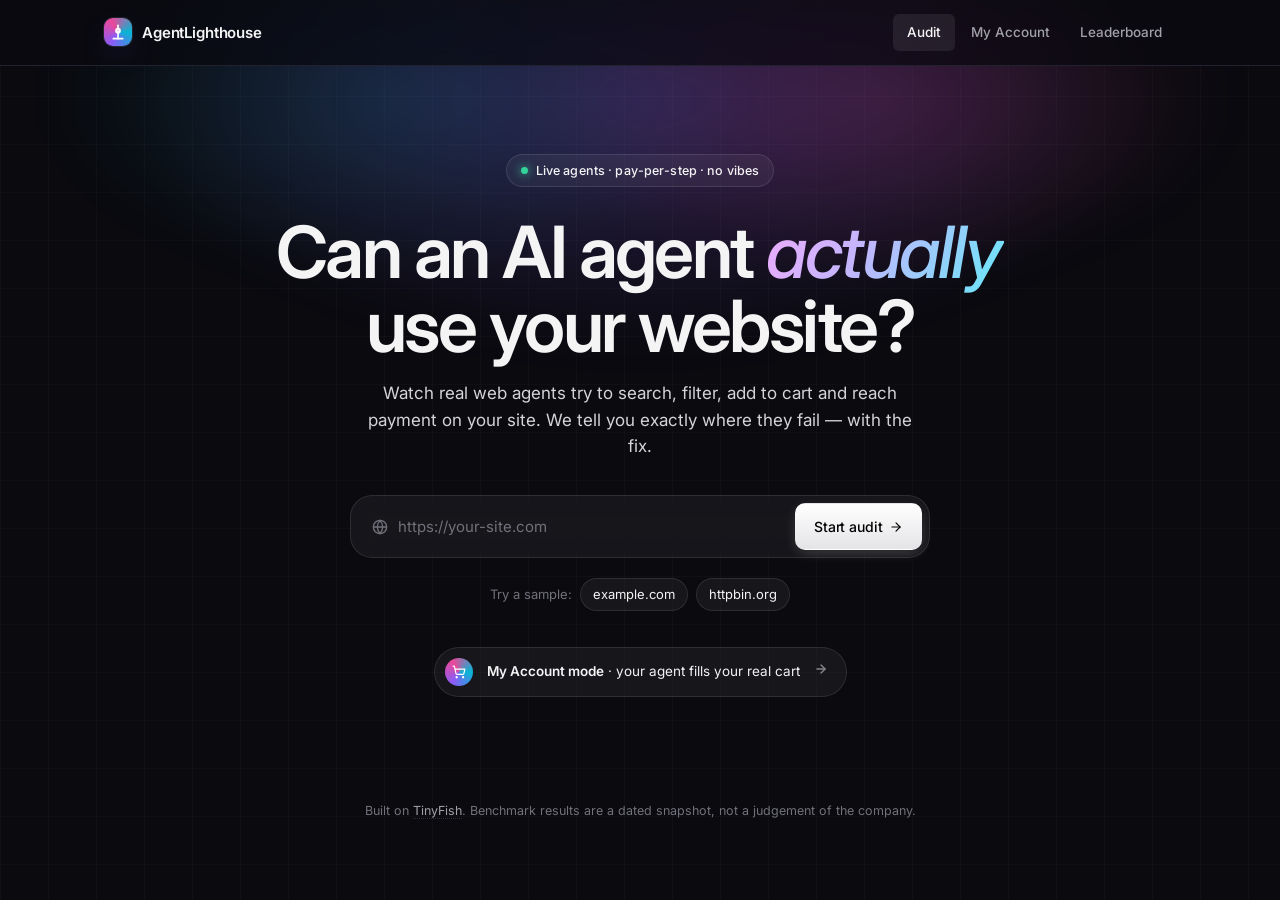
<file: web/index.html>
<!doctype html>
<html lang="en">
<head>
  <meta charset="utf-8">
  <meta name="viewport" content="width=device-width, initial-scale=1">
  <title>AgentLighthouse — Lighthouse for AI agents</title>
  <meta name="description" content="Live web agents run the real customer journeys on your site. See exactly where they get stuck, with copy-paste fixes.">
  <link rel="icon" href="data:image/svg+xml,%3Csvg xmlns='http://www.w3.org/2000/svg' viewBox='0 0 24 24'%3E%3Ctext x='12' y='18' text-anchor='middle' font-size='18'%3E%F0%9F%9B%B0%EF%B8%8F%3C/text%3E%3C/svg%3E">
  <link rel="preconnect" href="https://fonts.googleapis.com">
  <link rel="preconnect" href="https://fonts.gstatic.com" crossorigin>
  <link href="https://fonts.googleapis.com/css2?family=Inter:wght@400;500;600;700;800&family=JetBrains+Mono:wght@400;500&display=swap" rel="stylesheet">
  <link rel="stylesheet" href="design.css?v=9">
</head>
<body>
  <div class="topband">
  <nav class="nav">
    <div class="nav-inner">
      <a href="/" class="brand">
        <span class="logo">
          <svg width="16" height="16" viewBox="0 0 24 24" fill="none" stroke="currentColor" stroke-width="2.5" stroke-linecap="round" stroke-linejoin="round"><path d="M12 2v6"/><path d="M12 22V10"/><circle cx="12" cy="10" r="3"/><path d="M5 22h14"/></svg>
        </span>
        <span>AgentLighthouse</span>
      </a>
      <div class="nav-links">
        <a href="/" class="nav-link active">Audit</a>
        <a href="/account.html" class="nav-link">My Account</a>
        <button id="nav-leaderboard" class="nav-link">Leaderboard</button>
      </div>
    </div>
  </nav>

  <div class="container">
    <section class="hero">
      <div class="eyebrow">
        <span class="ping"></span>
        Live agents · pay-per-step · no vibes
      </div>
      <h1>Can an AI agent <span class="accent">actually</span> use your website?</h1>
      <p class="sub">Watch real web agents try to search, filter, add to cart and reach payment on your site. We tell you exactly where they fail &mdash; with the fix.</p>

      <form id="audit-form" class="url-form">
        <div class="input-wrap">
          <svg viewBox="0 0 24 24" fill="none" stroke="currentColor" stroke-width="2"><circle cx="12" cy="12" r="10"/><path d="M2 12h20M12 2a15.3 15.3 0 0 1 4 10 15.3 15.3 0 0 1-4 10 15.3 15.3 0 0 1-4-10 15.3 15.3 0 0 1 4-10z"/></svg>
          <input id="url-input" type="url" required placeholder="https://your-site.com" autocomplete="off" spellcheck="false">
        </div>
        <button id="submit-btn" type="submit" class="btn btn-primary">
          Start audit
          <svg viewBox="0 0 24 24" fill="none" stroke="currentColor" stroke-width="2" stroke-linecap="round" stroke-linejoin="round"><path d="M5 12h14"/><path d="m12 5 7 7-7 7"/></svg>
        </button>
      </form>

      <div class="samples">
        <span>Try a sample:</span>
        <button id="sample-shop" class="chip" type="button">example.com</button>
        <button id="sample-saas" class="chip" type="button">httpbin.org</button>
      </div>

      <p id="error-msg" class="hero-error hidden"></p>

      <a href="/account.html" class="callout">
        <span class="callout-icon">
          <svg viewBox="0 0 24 24" fill="none" stroke="currentColor" stroke-width="2" stroke-linecap="round" stroke-linejoin="round"><circle cx="8" cy="21" r="1"/><circle cx="19" cy="21" r="1"/><path d="M2.05 2.05h2l2.66 12.42a2 2 0 0 0 2 1.58h9.78a2 2 0 0 0 1.95-1.57l1.65-7.43H5.12"/></svg>
        </span>
        <span><strong>My Account mode</strong> &middot; your agent fills your real cart</span>
        <span class="arrow">
          <svg width="14" height="14" viewBox="0 0 24 24" fill="none" stroke="currentColor" stroke-width="2.4" stroke-linecap="round" stroke-linejoin="round"><path d="M5 12h14"/><path d="m12 5 7 7-7 7"/></svg>
        </span>
      </a>
    </section>
  </div>
  </div>

  <main class="container">
    <div id="stage-indicator" class="stage-bar hidden">
      <span class="stage-pill"><span class="spin"></span><span id="stage-text">Starting…</span></span>
    </div>

    <section id="stages" class="stages hidden">
      <article id="stage-signals" class="card hidden">
        <header class="card-head">
          <h2>Machine-readability signals</h2>
          <span class="right" id="signals-summary"></span>
        </header>
        <div id="signals-grid" class="signal-grid"></div>
      </article>

      <article id="stage-tasks" class="card hidden">
        <header class="card-head">
          <h2>Agent journeys</h2>
          <span class="right">Deep multi-step tasks, running live</span>
        </header>
        <div id="task-cards" class="tasks"></div>
      </article>

      <article id="stage-score" class="card hidden">
        <header class="card-head">
          <h2>Agent-Readiness Score</h2>
          <span class="right">0–100 · higher is more agent-friendly</span>
        </header>
        <div class="score-row">
          <svg class="score-ring" viewBox="0 0 200 200" width="200" height="200" aria-hidden="true">
            <defs>
              <linearGradient id="ring-grad" x1="0" y1="0" x2="1" y2="1">
                <stop offset="0" stop-color="#0b5fff"/>
                <stop offset="1" stop-color="#6d28d9"/>
              </linearGradient>
            </defs>
            <circle class="track" cx="100" cy="100" r="88"/>
            <circle id="score-ring-fg" class="prog" cx="100" cy="100" r="88" stroke-dasharray="552.92" stroke-dashoffset="552.92"/>
            <text class="score-value" x="100" y="100" text-anchor="middle" dy="-4"><tspan id="score-total">0</tspan></text>
            <text class="score-grade" x="100" y="100" text-anchor="middle" dy="22"><tspan id="score-grade">—</tspan></text>
          </svg>
          <div class="score-side">
            <div class="meter">
              <div class="meter-head"><span>Journey success</span><strong><span id="score-success">0</span>/65</strong></div>
              <div class="meter-bar"><div id="fill-success" class="meter-fill success" style="width:0%"></div></div>
            </div>
            <div class="meter">
              <div class="meter-head"><span>Efficiency</span><strong><span id="score-efficiency">0</span>/20</strong></div>
              <div class="meter-bar"><div id="fill-efficiency" class="meter-fill primary" style="width:0%"></div></div>
            </div>
            <div class="meter">
              <div class="meter-head"><span>Readability</span><strong><span id="score-readability">0</span>/15</strong></div>
              <div class="meter-bar"><div id="fill-readability" class="meter-fill accent" style="width:0%"></div></div>
            </div>
            <div class="tax">
              <div>
                <div class="tax-label">Agent Tax / journey</div>
                <div style="font-size: 11px; color: var(--text-dim); margin-top: 2px;">avg <span id="tax-steps">—</span> steps × $0.016</div>
              </div>
              <div class="tax-amount" id="agent-tax">$0.00</div>
            </div>
          </div>
        </div>
      </article>

      <article id="stage-diagnose" class="card hidden">
        <header class="card-head">
          <h2>AI diagnoses</h2>
          <span class="right">Each failing journey, explained with a fix</span>
        </header>
        <div id="diagnoses" class="diag-list"></div>
      </article>

      <article id="stage-peers" class="card hidden">
        <header class="card-head">
          <h2>Peers</h2>
          <span class="right">Competitors found via TinyFish Search · readability out of 15</span>
        </header>
        <div id="peers-list" class="peers"></div>
      </article>

      <article id="done-view" class="card hidden">
        <header class="card-head">
          <h2>Audit complete</h2>
          <span class="right" id="done-time"></span>
        </header>
        <div class="actions-bar">
          <button id="new-audit" class="btn">
            <svg viewBox="0 0 24 24" fill="none" stroke="currentColor" stroke-width="2" stroke-linecap="round" stroke-linejoin="round"><path d="M3 12a9 9 0 0 1 15.48-6.36L21 8"/><path d="M21 3v5h-5"/></svg>
            New audit
          </button>
          <button id="view-report" class="btn btn-ghost hidden">
            <svg viewBox="0 0 24 24" fill="none" stroke="currentColor" stroke-width="2" stroke-linecap="round" stroke-linejoin="round"><path d="M21 15v4a2 2 0 0 1-2 2H5a2 2 0 0 1-2-2v-4"/><polyline points="7 10 12 15 17 10"/><line x1="12" y1="15" x2="12" y2="3"/></svg>
            Download report JSON
          </button>
        </div>
      </article>
    </section>
  </main>

  <div id="leaderboard-view" class="hidden"></div>

  <div id="toasts" class="toasts"></div>

  <footer>
    Built on <a href="https://tinyfish.ai" target="_blank" rel="noopener">TinyFish</a>. Benchmark results are a dated snapshot, not a judgement of the company.
  </footer>

  <script src="app.js?v=11"></script>
</body>
</html>
</file>
<file: web/design.css>
/* AgentLighthouse — dark-first design system v3 */

:root {
  --bg:         #0a0a0f;
  --bg-elev:    #0f0f17;
  --surface:    #13131c;
  --surface-2:  #1a1a24;
  --surface-3:  #22222e;
  --border:     #22222e;
  --border-strong: #2e2e3b;

  --text:        #f4f4f5;
  --text-muted:  #a1a1aa;
  --text-dim:    #71717a;

  --brand:   #8b5cf6;
  --brand-2: #ec4899;
  --brand-3: #06b6d4;
  --brand-50: rgba(139,92,246,0.14);

  --success:    #10b981;
  --success-50: rgba(16,185,129,0.14);
  --success-200:#064e3b;
  --warning:    #f59e0b;
  --warning-50: rgba(245,158,11,0.14);
  --warning-200:#78350f;
  --danger:     #f87171;
  --danger-50:  rgba(248,113,113,0.14);
  --danger-200: #7f1d1d;

  --font: 'Inter', -apple-system, BlinkMacSystemFont, 'Segoe UI', sans-serif;
  --font-display: 'Instrument Serif', 'Inter', serif;
  --font-mono: 'JetBrains Mono', ui-monospace, Menlo, Consolas, monospace;

  --r-sm: 6px;
  --r: 10px;
  --r-lg: 14px;
  --r-xl: 22px;
  --r-full: 999px;

  --shadow:    0 1px 3px rgba(0,0,0,.4), 0 1px 2px rgba(0,0,0,.3);
  --shadow-md: 0 10px 20px -5px rgba(0,0,0,.4), 0 4px 10px -4px rgba(0,0,0,.3);
  --shadow-lg: 0 30px 60px -15px rgba(0,0,0,.6);

  --ease: cubic-bezier(0.4, 0, 0.2, 1);
  --ease-out: cubic-bezier(0.16, 1, 0.3, 1);
  --t-fast: 120ms;
  --t: 220ms;
}

*, *::before, *::after { box-sizing: border-box; }
html, body { margin: 0; padding: 0; }
body {
  font-family: var(--font);
  font-size: 15px;
  line-height: 1.55;
  color: var(--text);
  background: var(--bg);
  min-height: 100vh;
  -webkit-font-smoothing: antialiased;
  text-rendering: optimizeLegibility;
  position: relative;
}
body::before {
  content: "";
  position: fixed; inset: 0;
  background-image:
    linear-gradient(rgba(255,255,255,0.025) 1px, transparent 1px),
    linear-gradient(90deg, rgba(255,255,255,0.025) 1px, transparent 1px);
  background-size: 48px 48px;
  pointer-events: none; z-index: 0;
}
body::after {
  content: "";
  position: fixed; top: -200px; left: 50%; transform: translateX(-50%);
  width: 1200px; height: 600px;
  background: radial-gradient(ellipse at center, rgba(139,92,246,0.25), transparent 60%),
              radial-gradient(ellipse 600px 300px at 30% 50%, rgba(6,182,212,0.15), transparent 60%),
              radial-gradient(ellipse 600px 300px at 70% 50%, rgba(236,72,153,0.18), transparent 60%);
  pointer-events: none; z-index: 0; filter: blur(20px);
}

h1, h2, h3, p { margin: 0; }
h1 { font-weight: 600; letter-spacing: -0.035em; line-height: 1.02; }
h2 { font-size: 20px; font-weight: 600; letter-spacing: -0.01em; }
h3 { font-size: 15px; font-weight: 600; }
a { color: inherit; text-decoration: none; }
a:hover { text-decoration: underline; text-underline-offset: 3px; }
button { font: inherit; cursor: pointer; }
button[disabled] { opacity: 0.55; cursor: not-allowed; }
code, pre { font-family: var(--font-mono); font-size: 12.5px; }
pre { margin: 0; white-space: pre-wrap; word-break: break-word; }
.hidden { display: none !important; }
.muted { color: var(--text-muted); }
.dim { color: var(--text-dim); }

/* ---------- Nav ---------- */
.nav {
  position: sticky; top: 0; z-index: 50;
  background: rgba(10,10,15,0.75);
  backdrop-filter: saturate(1.4) blur(14px);
  border-bottom: 1px solid var(--border);
}
.nav-inner {
  display: flex; align-items: center; justify-content: space-between;
  max-width: 1120px; margin: 0 auto; padding: 14px 24px;
}
.brand { display: inline-flex; align-items: center; gap: 10px; color: var(--text); font-weight: 600; letter-spacing: -0.01em; font-size: 15px; }
.brand:hover { text-decoration: none; }
.brand .logo {
  width: 28px; height: 28px; border-radius: 9px;
  background: conic-gradient(from 210deg, var(--brand), var(--brand-2), var(--brand-3), var(--brand));
  display: grid; place-items: center; color: #fff;
  box-shadow: 0 0 0 1px rgba(255,255,255,0.1), 0 10px 30px -10px var(--brand);
}
.nav-links { display: flex; align-items: center; gap: 2px; }
.nav-link {
  padding: 8px 14px; color: var(--text-muted); font-weight: 500; border-radius: var(--r-sm);
  font-size: 13.5px; background: transparent; border: 0;
  transition: background var(--t-fast) var(--ease), color var(--t-fast) var(--ease);
}
.nav-link:hover { color: var(--text); background: rgba(255,255,255,0.05); text-decoration: none; }
.nav-link.active { color: var(--text); background: rgba(255,255,255,0.08); }

.container { max-width: 1120px; margin: 0 auto; padding: 0 24px; position: relative; z-index: 1; }

/* ---------- Hero ---------- */
.topband { position: relative; z-index: 1; }
.hero { padding: 88px 0 72px; text-align: center; max-width: 820px; margin: 0 auto; position: relative; z-index: 1; }
.account-hero { padding: 72px 0 56px; max-width: 760px; }
.account-hero h1 { font-size: clamp(36px, 6vw, 56px); letter-spacing: -0.03em; line-height: 1.05; }
.account-hero .sub { color: var(--text-muted); font-size: 17px; max-width: 580px; margin-top: 18px; line-height: 1.55; }
.account-hero .trust-row {
  display: flex; gap: 20px; margin-top: 28px; flex-wrap: wrap;
  font-size: 13px; color: var(--text-muted);
}
.account-hero .trust { display: inline-flex; align-items: center; gap: 6px; }
.account-hero .trust svg { width: 14px; height: 14px; color: var(--success); }

.eyebrow {
  display: inline-flex; align-items: center; gap: 8px;
  padding: 6px 14px; border-radius: var(--r-full);
  background: rgba(255,255,255,0.05); color: var(--text);
  font-size: 12.5px; font-weight: 500; letter-spacing: 0.01em;
  border: 1px solid rgba(255,255,255,0.1);
  margin-bottom: 28px;
}
.eyebrow .ping { width: 7px; height: 7px; border-radius: 999px; background: #34d399; box-shadow: 0 0 10px #34d399; animation: ping 2s var(--ease) infinite; }
@keyframes ping { 50% { box-shadow: 0 0 14px #34d399; } }

.hero h1 { font-size: clamp(42px, 7vw, 72px); margin-bottom: 18px; }
.hero h1 .accent, .account-hero h1 .accent {
  background: linear-gradient(120deg, #f0abfc 0%, #c4b5fd 40%, #67e8f9 100%);
  -webkit-background-clip: text; background-clip: text;
  color: transparent;
  font-family: var(--font-display);
  font-style: italic;
  font-weight: 500;
  padding-right: 4px;
}
.hero .sub { color: #d4d4d8; font-size: 17px; line-height: 1.55; max-width: 560px; margin: 0 auto 36px; font-weight: 400; }

/* URL input */
.url-form {
  display: flex; gap: 8px; max-width: 580px; margin: 0 auto;
  background: rgba(255,255,255,0.05);
  border: 1px solid rgba(255,255,255,0.1);
  border-radius: var(--r-xl);
  padding: 7px; backdrop-filter: blur(12px);
  transition: all var(--t) var(--ease);
}
.url-form:focus-within {
  background: rgba(255,255,255,0.08);
  border-color: rgba(139,92,246,0.5);
  box-shadow: 0 0 0 6px rgba(139,92,246,0.14), 0 10px 40px -10px rgba(139,92,246,0.4);
}
.url-form .input-wrap { display: flex; align-items: center; gap: 10px; flex: 1; padding: 0 6px 0 14px; }
.url-form .input-wrap svg { width: 16px; height: 16px; color: var(--text-dim); flex-shrink: 0; }
.url-form input {
  flex: 1; border: 0; outline: 0; background: transparent;
  font: inherit; font-size: 15px; color: var(--text); padding: 12px 0;
}
.url-form input::placeholder { color: var(--text-dim); }

/* buttons */
.btn {
  display: inline-flex; align-items: center; justify-content: center; gap: 6px;
  padding: 11px 18px; border: 1px solid transparent; border-radius: var(--r);
  font-weight: 500; font-size: 14px; letter-spacing: -0.005em;
  transition: all var(--t-fast) var(--ease);
  background: var(--surface-2); color: var(--text); white-space: nowrap;
  border-color: var(--border);
}
.btn:hover:not([disabled]) { background: var(--surface-3); transform: translateY(-1px); }
.btn:active:not([disabled]) { transform: translateY(0); }
.btn svg { width: 14px; height: 14px; flex-shrink: 0; }

.btn-primary {
  background: linear-gradient(180deg, #ffffff 0%, #e4e4e7 100%);
  color: #000; border-color: transparent;
  box-shadow: 0 1px 2px rgba(0,0,0,0.3), 0 4px 14px -4px rgba(255,255,255,0.3);
}
.btn-primary:hover:not([disabled]) { background: #fff; }

.btn-accent {
  background: linear-gradient(135deg, var(--brand) 0%, var(--brand-2) 100%);
  color: #fff; border-color: transparent;
  box-shadow: 0 1px 2px rgba(0,0,0,0.3), 0 10px 25px -10px var(--brand);
}
.btn-accent:hover:not([disabled]) { filter: brightness(1.1); box-shadow: 0 1px 2px rgba(0,0,0,0.3), 0 14px 30px -10px var(--brand); }

.btn-ghost { background: transparent; color: var(--text-muted); border-color: var(--border); }
.btn-ghost:hover:not([disabled]) { background: var(--surface-2); color: var(--text); }

.btn-danger { background: transparent; color: var(--danger); border-color: var(--danger-200); }
.btn-danger:hover:not([disabled]) { background: var(--danger-50); color: #fca5a5; }

.samples { display: flex; align-items: center; justify-content: center; gap: 8px; margin-top: 20px; font-size: 13px; color: var(--text-dim); }
.chip {
  padding: 5px 12px; border-radius: var(--r-full);
  background: rgba(255,255,255,0.05); border: 1px solid rgba(255,255,255,0.1);
  font-size: 13px; color: var(--text);
  transition: all var(--t-fast) var(--ease);
}
.chip:hover { background: rgba(255,255,255,0.1); border-color: rgba(255,255,255,0.2); }

.hero-error { color: #fda4af; font-size: 13px; margin-top: 16px; }

/* Callout */
.callout {
  display: inline-flex; align-items: center; gap: 14px;
  margin: 36px auto 0;
  padding: 10px 18px 10px 10px; border-radius: var(--r-full);
  background: rgba(255,255,255,0.05); border: 1px solid rgba(255,255,255,0.1);
  color: var(--text); font-size: 13.5px;
  transition: all var(--t) var(--ease);
}
.callout:hover { background: rgba(255,255,255,0.08); text-decoration: none; transform: translateY(-1px); }
.callout-icon {
  width: 28px; height: 28px; border-radius: 999px;
  background: conic-gradient(from 210deg, var(--brand), var(--brand-2), var(--brand-3), var(--brand));
  color: #fff; display: grid; place-items: center;
}
.callout-icon svg { width: 14px; height: 14px; }
.callout strong { font-weight: 600; }
.callout .arrow { opacity: 0.5; transition: transform var(--t-fast) var(--ease); }
.callout:hover .arrow { transform: translateX(3px); opacity: 1; }

/* ---------- Stage indicator ---------- */
.stage-bar { text-align: center; margin: -30px auto 20px; }
.stage-pill {
  display: inline-flex; align-items: center; gap: 8px;
  padding: 7px 14px; border-radius: var(--r-full);
  background: var(--surface); color: var(--text);
  font-size: 13px; font-weight: 500;
  border: 1px solid var(--border);
  box-shadow: var(--shadow-md);
}
.stage-pill .spin { width: 11px; height: 11px; border-radius: 999px; border: 2px solid var(--brand); border-top-color: transparent; animation: spin 0.7s linear infinite; }
@keyframes spin { to { transform: rotate(360deg); } }

/* ---------- Cards ---------- */
.stages { display: flex; flex-direction: column; gap: 18px; padding: 10px 0 100px; }
.card {
  background: var(--surface); border: 1px solid var(--border); border-radius: var(--r-xl);
  padding: 28px; box-shadow: var(--shadow);
  animation: card-in 400ms var(--ease-out) both;
}
@keyframes card-in { from { opacity: 0; transform: translateY(12px); } to { opacity: 1; transform: none; } }
.card-head { display: flex; align-items: baseline; justify-content: space-between; gap: 14px; margin-bottom: 20px; }
.card-head .right { font-size: 13px; color: var(--text-muted); }

/* ---------- Signals ---------- */
.signal-grid { display: grid; grid-template-columns: repeat(auto-fill, minmax(170px, 1fr)); gap: 10px; }
.signal {
  display: flex; align-items: center; gap: 12px;
  padding: 14px 16px; border-radius: var(--r-lg); border: 1px solid var(--border);
  background: var(--surface-2);
  transition: all var(--t-fast) var(--ease);
}
.signal:hover { transform: translateY(-1px); border-color: var(--border-strong); }
.signal .pill { width: 26px; height: 26px; border-radius: 999px; display: grid; place-items: center; flex-shrink: 0; color: #fff; }
.signal .pill svg { width: 14px; height: 14px; }
.signal.ok  .pill { background: linear-gradient(135deg, #10b981, #059669); box-shadow: 0 2px 8px rgba(16,185,129,0.3); }
.signal.bad .pill { background: linear-gradient(135deg, #f87171, #dc2626); box-shadow: 0 2px 8px rgba(220,38,38,0.25); }
.signal .label { font-size: 13.5px; font-weight: 500; }
.signal .hint  { font-size: 11.5px; color: var(--text-muted); margin-top: 1px; }

/* ---------- Journey cards ---------- */
.tasks { display: flex; flex-direction: column; gap: 16px; }
.task {
  padding: 20px; border: 1px solid var(--border); border-radius: var(--r-lg);
  background: var(--surface-2); transition: border-color var(--t) var(--ease);
  position: relative; overflow: hidden;
}
.task::before { content: ""; position: absolute; left: 0; top: 0; bottom: 0; width: 3px; background: var(--text-dim); transition: background var(--t) var(--ease); }
.task.running::before { background: linear-gradient(180deg, var(--brand), var(--brand-2)); }
.task.ok::before      { background: var(--success); }
.task.partial::before { background: var(--warning); }
.task.err::before     { background: var(--danger); }

.task-head { display: flex; align-items: flex-start; justify-content: space-between; gap: 14px; margin-bottom: 18px; }
.task-title h3 { font-weight: 600; font-size: 16px; letter-spacing: -0.01em; }
.task-title .sub { font-size: 12.5px; color: var(--text-muted); margin-top: 3px; }

.badge {
  display: inline-flex; align-items: center; gap: 5px;
  padding: 4px 10px; border-radius: var(--r-full); font-size: 11.5px; font-weight: 500;
  background: var(--surface-3); color: var(--text-muted);
  text-transform: uppercase; letter-spacing: 0.04em;
  white-space: nowrap;
}
.badge.ok      { background: var(--success-50); color: #34d399; }
.badge.partial { background: var(--warning-50); color: #fbbf24; }
.badge.err     { background: var(--danger-50); color: #fca5a5; }
.badge.running { background: var(--brand-50); color: #c4b5fd; }
.badge.running::before { content: ""; width: 6px; height: 6px; border-radius: 999px; background: currentColor; animation: ping 1.2s var(--ease) infinite; }

/* Voyage track */
.voyage { margin: 14px 0 16px; }
.voyage-rail { position: relative; height: 4px; background: var(--surface-3); border-radius: 999px; }
.voyage-fill { position: absolute; left: 0; top: 0; bottom: 0; background: var(--success); border-radius: 999px; transition: width 500ms var(--ease-out); }
.voyage.running .voyage-fill { background: linear-gradient(90deg, var(--brand), var(--brand-2)); }
.voyage-stops { display: grid; grid-auto-flow: column; grid-auto-columns: 1fr; margin-top: -8px; }
.stop { display: flex; flex-direction: column; align-items: center; gap: 7px; }
.stop .dot { width: 18px; height: 18px; border-radius: 999px; background: var(--surface); border: 2px solid var(--surface-3); transition: all var(--t) var(--ease); }
.stop .label { font-size: 10.5px; color: var(--text-dim); text-align: center; max-width: 100%; white-space: nowrap; overflow: hidden; text-overflow: ellipsis; padding: 0 2px; }
.stop.reached .dot { background: var(--success); border-color: var(--success); box-shadow: 0 2px 6px rgba(16,185,129,0.3); }
.stop.reached .label { color: var(--text); }
.stop.current .dot { background: var(--brand); border-color: var(--brand); box-shadow: 0 0 0 5px rgba(139,92,246,0.25); animation: pulse 1.4s var(--ease) infinite; }
.stop.current .label { color: #c4b5fd; font-weight: 600; }
@keyframes pulse { 0%,100% { box-shadow: 0 0 0 5px rgba(139,92,246,0.25); } 50% { box-shadow: 0 0 0 10px rgba(139,92,246,0.08); } }

.task-meta { display: flex; gap: 16px; font-size: 13px; color: var(--text-muted); flex-wrap: wrap; }
.task-meta .m { display: inline-flex; align-items: center; gap: 6px; }
.task-meta strong { color: var(--text); font-variant-numeric: tabular-nums; }
.task-meta svg { width: 13px; height: 13px; color: var(--text-dim); }
.task-trace { margin-top: 10px; font-family: var(--font-mono); font-size: 11.5px; color: var(--text-dim); overflow: hidden; text-overflow: ellipsis; white-space: nowrap; }

.task-stream { margin-top: 14px; border-radius: var(--r); overflow: hidden; border: 1px solid var(--border); background: #000; }
.task-stream summary { list-style: none; padding: 10px 14px; color: var(--text); font-size: 12px; cursor: pointer; display: flex; align-items: center; gap: 8px; font-weight: 500; background: var(--surface-2); }
.task-stream summary::-webkit-details-marker { display: none; }
.task-stream summary::before { content: ""; width: 8px; height: 8px; border-radius: 999px; background: #ef4444; box-shadow: 0 0 10px #ef4444; animation: ping 1.4s var(--ease) infinite; }
.task-stream iframe { width: 100%; height: 440px; border: 0; display: block; background: #000; }

/* ---------- Score ---------- */
.score-row { display: grid; grid-template-columns: 240px 1fr; gap: 40px; align-items: center; }
@media (max-width: 720px) { .score-row { grid-template-columns: 1fr; justify-items: center; } }
.score-ring { display: block; }
.score-ring .track { fill: none; stroke: var(--surface-3); stroke-width: 14; }
.score-ring .prog  { fill: none; stroke: url(#ring-grad); stroke-width: 14; stroke-linecap: round;
                     transform: rotate(-90deg); transform-origin: center;
                     transition: stroke-dashoffset 1.4s var(--ease-out);
                     filter: drop-shadow(0 0 12px rgba(139,92,246,0.5)); }
.score-value { font-size: 52px; font-weight: 700; letter-spacing: -0.04em; fill: var(--text); }
.score-grade { font-size: 12.5px; font-weight: 500; fill: var(--text-muted); letter-spacing: 0.15em; }

.score-side { display: flex; flex-direction: column; gap: 14px; width: 100%; }
.meter { display: flex; flex-direction: column; gap: 6px; }
.meter-head { display: flex; justify-content: space-between; align-items: baseline; font-size: 13px; color: var(--text-muted); }
.meter-head strong { color: var(--text); font-variant-numeric: tabular-nums; font-weight: 600; }
.meter-bar { height: 8px; border-radius: 999px; background: var(--surface-3); overflow: hidden; }
.meter-fill { height: 100%; border-radius: 999px; transition: width 1.1s var(--ease-out); background: var(--text); }
.meter-fill.success { background: linear-gradient(90deg, #34d399, #10b981); }
.meter-fill.primary { background: linear-gradient(90deg, #60a5fa, #3b82f6); }
.meter-fill.accent  { background: linear-gradient(90deg, var(--brand-2), var(--brand)); }

.tax {
  display: flex; align-items: center; justify-content: space-between;
  margin-top: 8px; padding: 16px 18px; border-radius: var(--r);
  background: var(--bg-elev); border: 1px solid var(--border);
}
.tax-label { font-size: 11px; color: var(--text-muted); text-transform: uppercase; letter-spacing: 0.08em; }
.tax-sub   { font-size: 11px; color: var(--text-dim); margin-top: 3px; }
.tax-amount { font-size: 26px; font-weight: 600; font-variant-numeric: tabular-nums; letter-spacing: -0.02em;
              background: linear-gradient(120deg, var(--brand-3), var(--brand-2));
              -webkit-background-clip: text; background-clip: text; color: transparent; }

/* ---------- Diagnosis ---------- */
.diag-list { display: flex; flex-direction: column; gap: 12px; }
.diag {
  border: 1px solid var(--border); border-radius: var(--r-lg);
  padding: 18px 20px; background: var(--surface-2);
  border-left: 4px solid var(--text-dim);
}
.diag.high   { border-left-color: var(--danger); }
.diag.medium { border-left-color: var(--warning); }
.diag.low    { border-left-color: var(--success); }
.diag-head { display: flex; align-items: center; gap: 10px; flex-wrap: wrap; margin-bottom: 10px; }
.diag-ref { font-weight: 600; font-size: 14.5px; }
.diag-conf { margin-left: auto; font-size: 12px; color: var(--text-muted); font-variant-numeric: tabular-nums; }
.diag-body { font-size: 14px; line-height: 1.6; color: var(--text); }
.fix { margin-top: 12px; background: var(--bg); color: var(--text); border: 1px solid var(--border); border-radius: var(--r); overflow: hidden; }
.fix-head { display: flex; align-items: center; justify-content: space-between; padding: 9px 14px; border-bottom: 1px solid var(--border); font-size: 12px; color: var(--text-muted); font-weight: 500; }
.copy-btn { display: inline-flex; align-items: center; gap: 5px; padding: 4px 10px; font-size: 12px; background: var(--surface-2); border: 1px solid var(--border); border-radius: var(--r-sm); color: var(--text); }
.copy-btn:hover { background: var(--surface-3); }
.copy-btn svg { width: 12px; height: 12px; }
.fix pre { padding: 14px; overflow-x: auto; font-size: 12.5px; line-height: 1.6; color: var(--text); }

/* ---------- Peers ---------- */
.peers { display: grid; grid-template-columns: repeat(auto-fill, minmax(230px, 1fr)); gap: 12px; }
.peer { padding: 16px; border: 1px solid var(--border); border-radius: var(--r-lg); background: var(--surface-2); transition: all var(--t-fast) var(--ease); }
.peer:hover { transform: translateY(-2px); border-color: var(--border-strong); }
.peer-domain { font-weight: 600; font-size: 14px; margin-bottom: 10px; display: flex; align-items: center; gap: 6px; }
.peer-domain svg { width: 12px; height: 12px; color: var(--text-dim); }
.peer-bar { height: 6px; background: var(--surface-3); border-radius: 999px; margin-bottom: 7px; overflow: hidden; }
.peer-fill { height: 100%; background: linear-gradient(90deg, var(--brand-3), var(--brand)); border-radius: 999px; transition: width 1s var(--ease-out); }
.peer-score { font-size: 12px; color: var(--text-muted); font-variant-numeric: tabular-nums; }

.actions-bar { display: flex; flex-wrap: wrap; gap: 10px; align-items: center; }

/* ---------- Leaderboard ---------- */
.modal-backdrop { position: fixed; inset: 0; background: rgba(0,0,0,0.7); backdrop-filter: blur(4px); z-index: 100; display: grid; place-items: center; animation: fade 200ms var(--ease); }
@keyframes fade { from { opacity: 0; } to { opacity: 1; } }
.modal-card { background: var(--surface); border: 1px solid var(--border); border-radius: var(--r-xl); width: min(720px, 94vw); max-height: 86vh; overflow: auto; padding: 28px; box-shadow: var(--shadow-lg); animation: card-in 240ms var(--ease-out) both; }
.modal-head { display: flex; align-items: center; justify-content: space-between; margin-bottom: 18px; }
.lb-table { width: 100%; border-collapse: collapse; font-size: 13.5px; }
.lb-table th { text-align: left; font-weight: 500; color: var(--text-muted); padding: 11px 10px; border-bottom: 1px solid var(--border); font-size: 11.5px; text-transform: uppercase; letter-spacing: 0.06em; }
.lb-table td { padding: 13px 10px; border-bottom: 1px solid var(--border); font-variant-numeric: tabular-nums; }
.lb-table tr:hover td { background: var(--surface-2); }
.grade { display: inline-block; min-width: 28px; padding: 3px 9px; border-radius: var(--r-sm); font-weight: 700; font-size: 12px; text-align: center; letter-spacing: 0.05em; }
.grade.A { background: rgba(16,185,129,0.2); color: #34d399; }
.grade.B { background: rgba(59,130,246,0.2); color: #60a5fa; }
.grade.C { background: rgba(245,158,11,0.2); color: #fbbf24; }
.grade.D { background: rgba(249,115,22,0.2); color: #fb923c; }
.grade.F { background: rgba(239,68,68,0.2); color: #f87171; }

/* ---------- Toasts ---------- */
.toasts { position: fixed; bottom: 24px; right: 24px; display: flex; flex-direction: column; gap: 10px; z-index: 200; }
.toast { padding: 12px 18px; background: var(--surface); border: 1px solid var(--border-strong); color: var(--text); border-radius: var(--r); font-size: 13.5px; font-weight: 500; box-shadow: var(--shadow-lg); max-width: 380px; animation: slide-in 300ms var(--ease-out); }
.toast.err { background: #450a0a; border-color: #7f1d1d; color: #fecaca; }
@keyframes slide-in { from { opacity: 0; transform: translateX(20px); } to { opacity: 1; transform: none; } }

/* ---------- Account page steps ---------- */
.step-group { display: flex; flex-direction: column; gap: 16px; padding: 10px 0 80px; }
.step {
  display: grid; grid-template-columns: 56px 1fr; gap: 20px;
  padding: 28px 30px; background: var(--surface); border: 1px solid var(--border); border-radius: var(--r-xl);
  box-shadow: var(--shadow);
  transition: all var(--t) var(--ease);
  position: relative; overflow: hidden;
}
.step.done { opacity: 0.7; }
.step.done:hover { opacity: 1; }
.step.active {
  border-color: transparent;
  box-shadow: 0 0 0 1px rgba(139,92,246,0.4), 0 20px 50px -20px rgba(139,92,246,0.3), var(--shadow);
}
.step.active::before {
  content: ""; position: absolute; left: 0; right: 0; top: 0; height: 2px;
  background: linear-gradient(90deg, var(--brand), var(--brand-2), var(--brand-3));
}
.step-num {
  width: 44px; height: 44px; border-radius: 12px;
  background: var(--surface-2); color: var(--text-muted);
  display: grid; place-items: center; font-weight: 600; font-size: 16px;
  transition: all var(--t) var(--ease);
  border: 1px solid var(--border);
}
.step-num svg { width: 18px; height: 18px; }
.step.active .step-num {
  background: linear-gradient(135deg, var(--brand), var(--brand-2));
  color: #fff; border-color: transparent;
  box-shadow: 0 10px 25px -8px var(--brand); transform: scale(1.02);
}
.step.done .step-num {
  background: linear-gradient(135deg, #10b981, #059669);
  color: #fff; border-color: transparent;
  box-shadow: 0 10px 25px -8px var(--success);
}
.step-body h2 { margin-bottom: 4px; font-size: 20px; }
.step-body .hint { color: var(--text-muted); font-size: 14px; margin-bottom: 18px; line-height: 1.55; max-width: 620px; }

.accounts-list { display: flex; flex-direction: column; gap: 8px; margin-bottom: 14px; }
.account-row {
  display: flex; align-items: center; gap: 12px;
  padding: 14px 16px; background: var(--surface-2); border-radius: var(--r-lg); font-size: 14px;
  border: 1px solid var(--border); transition: all var(--t-fast) var(--ease);
}
.account-row:hover { border-color: var(--border-strong); }
.account-row .site-icon {
  width: 32px; height: 32px; border-radius: 8px;
  background: linear-gradient(135deg, var(--brand), var(--brand-2)); color: #fff;
  display: grid; place-items: center; font-weight: 600; font-size: 14px; flex-shrink: 0;
  text-transform: uppercase;
}
.account-row .site-name { font-weight: 600; }
.account-row .site-status {
  display: inline-flex; align-items: center; gap: 5px;
  margin-left: 8px; padding: 3px 9px; border-radius: var(--r-full);
  background: var(--success-50); color: #34d399;
  font-size: 11.5px; font-weight: 500;
}
.account-row .site-status::before { content: ""; width: 6px; height: 6px; border-radius: 999px; background: currentColor; box-shadow: 0 0 6px currentColor; }
.account-row .saved-at { margin-left: auto; color: var(--text-muted); font-size: 12.5px; font-variant-numeric: tabular-nums; }

.empty-state {
  padding: 28px; border: 1px dashed var(--border-strong); border-radius: var(--r-lg);
  background: var(--surface-2); text-align: center; color: var(--text-muted);
  margin-bottom: 14px;
}
.empty-state svg { width: 32px; height: 32px; color: var(--text-dim); margin-bottom: 10px; }
.empty-state strong { display: block; color: var(--text); font-weight: 600; margin-bottom: 4px; }
.empty-state .hint { font-size: 13px; }

.field { display: flex; flex-direction: column; gap: 6px; }
.field label { font-size: 11.5px; font-weight: 600; color: var(--text-muted); text-transform: uppercase; letter-spacing: 0.06em; }
.field input, .field textarea, .field select {
  width: 100%; padding: 12px 14px; border: 1px solid var(--border); border-radius: var(--r);
  font: inherit; font-size: 14px; background: var(--surface-2); color: var(--text);
  transition: all var(--t-fast) var(--ease);
}
.field input:focus, .field textarea:focus, .field select:focus {
  outline: 0; border-color: var(--brand); box-shadow: 0 0 0 4px rgba(139,92,246,0.2);
}
.field textarea { resize: vertical; min-height: 92px; font-family: var(--font); line-height: 1.55; }
.field input::placeholder, .field textarea::placeholder { color: var(--text-dim); }
.field select option { background: var(--surface); }
.field-row { display: grid; grid-template-columns: 1fr auto; gap: 12px; align-items: end; }
.field-row-2 { display: grid; grid-template-columns: 1fr 1fr; gap: 12px; }

.login-wrap { margin-top: 18px; border: 1px solid var(--border); border-radius: var(--r-lg); overflow: hidden; background: #000; }
.login-bar { display: flex; align-items: center; justify-content: space-between; gap: 12px; padding: 10px 14px; background: var(--surface); color: var(--text-muted); font-size: 12px; border-bottom: 1px solid var(--border); }
.login-url { font-family: var(--font-mono); font-size: 11.5px; color: var(--text); overflow: hidden; text-overflow: ellipsis; white-space: nowrap; max-width: 50%; }
#login-canvas { display: block; width: 100%; height: auto; max-width: 1280px; margin: 0 auto; background: #000; cursor: crosshair; }
.login-actions { display: flex; gap: 10px; padding: 14px; background: var(--surface); border-top: 1px solid var(--border); }

.run-panel { margin-top: 18px; padding: 20px; background: var(--surface-2); border-radius: var(--r-lg); border: 1px solid var(--border); }
.run-panel .status { display: flex; align-items: center; gap: 10px; font-weight: 500; }
.run-panel .trace { margin-top: 8px; font-family: var(--font-mono); font-size: 12px; color: var(--text-dim); overflow: hidden; text-overflow: ellipsis; white-space: nowrap; }
.run-panel pre { margin-top: 14px; padding: 16px; background: var(--bg); border: 1px solid var(--border); border-radius: var(--r); font-size: 12.5px; max-height: 320px; overflow: auto; color: var(--text); }

/* ---------- Footer ---------- */
footer { padding: 32px 0 48px; color: var(--text-dim); font-size: 12.5px; text-align: center; position: relative; z-index: 1; }
footer a { color: var(--text-muted); border-bottom: 1px dotted var(--border-strong); }

/* ---------- Responsive ---------- */
@media (max-width: 640px) {
  .hero { padding: 60px 0 60px; }
  .hero h1 { font-size: 40px; }
  .hero .sub { font-size: 16px; }
  .url-form { flex-direction: column; padding: 10px; }
  .url-form .btn { width: 100%; }
  .card { padding: 20px; }
  .step { grid-template-columns: 1fr; padding: 20px; }
  .step-num { display: none; }
  .field-row, .field-row-2 { grid-template-columns: 1fr; }
}
</file>
